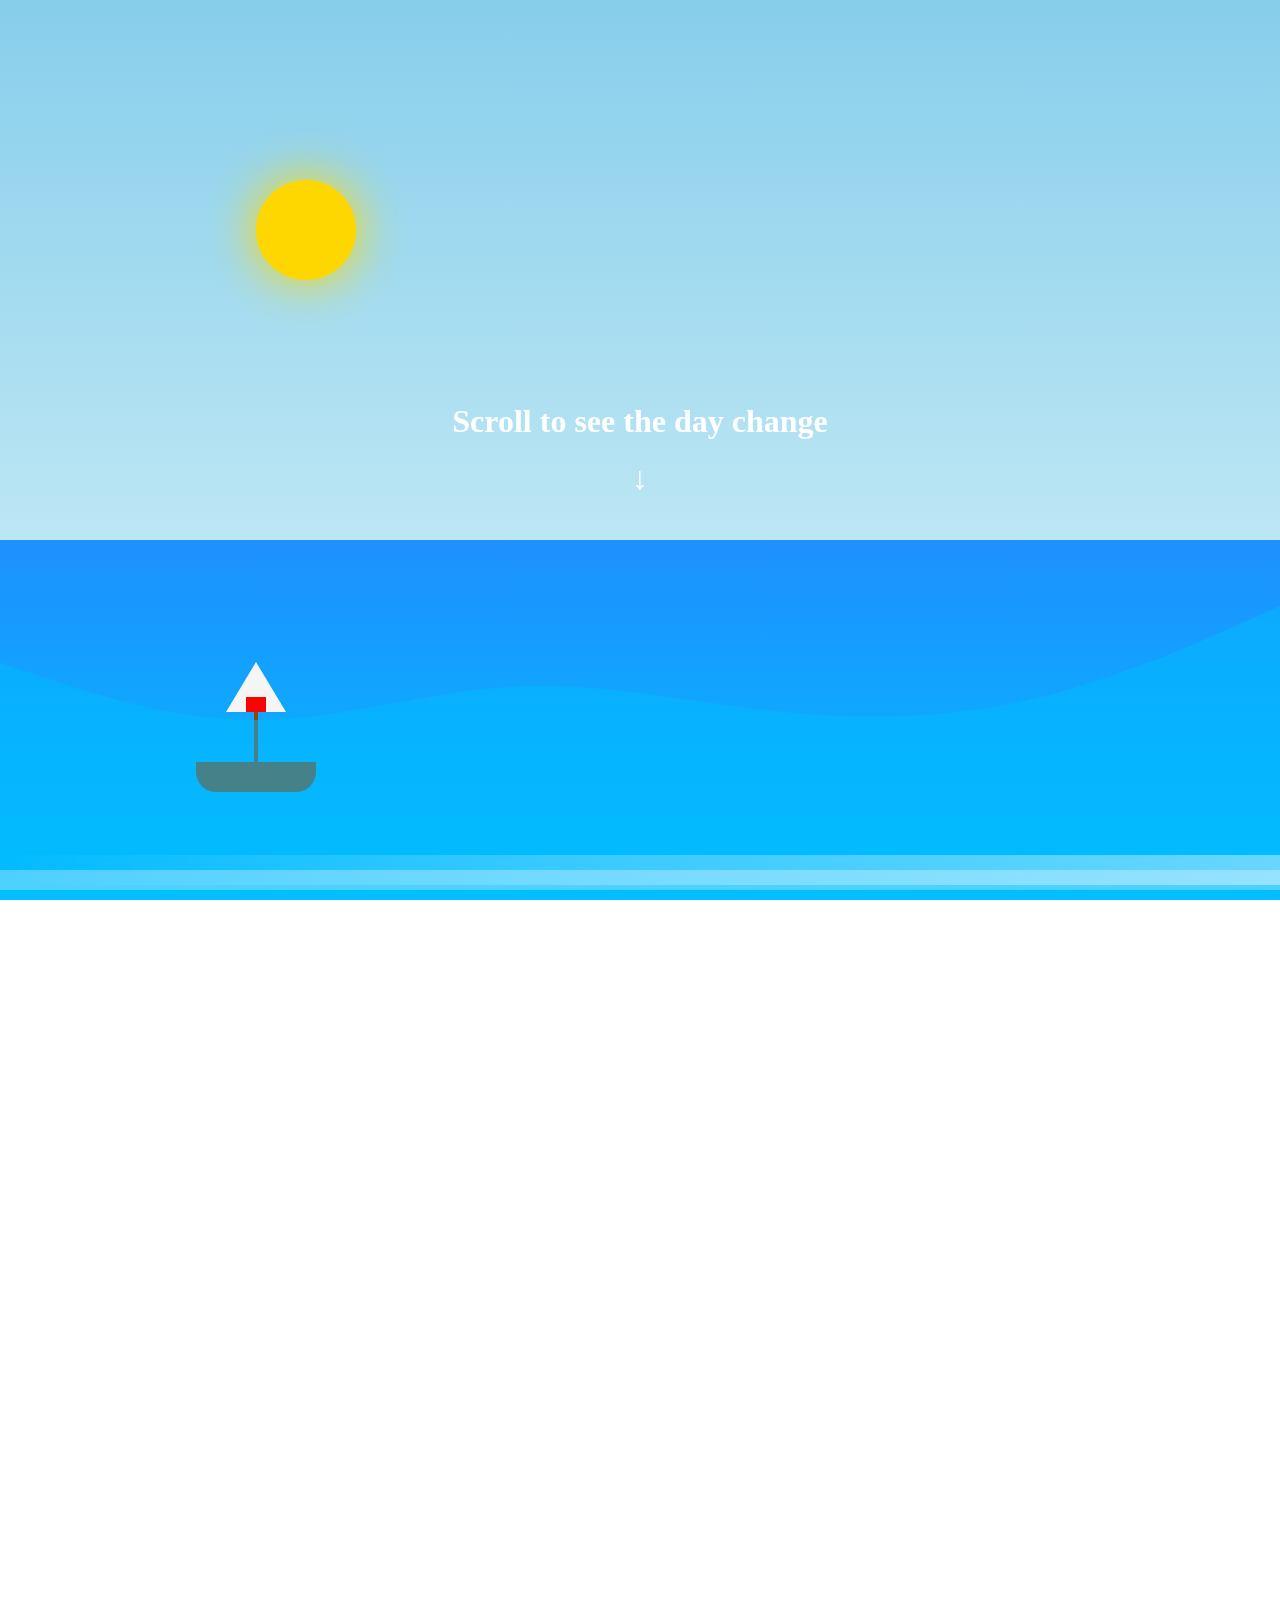
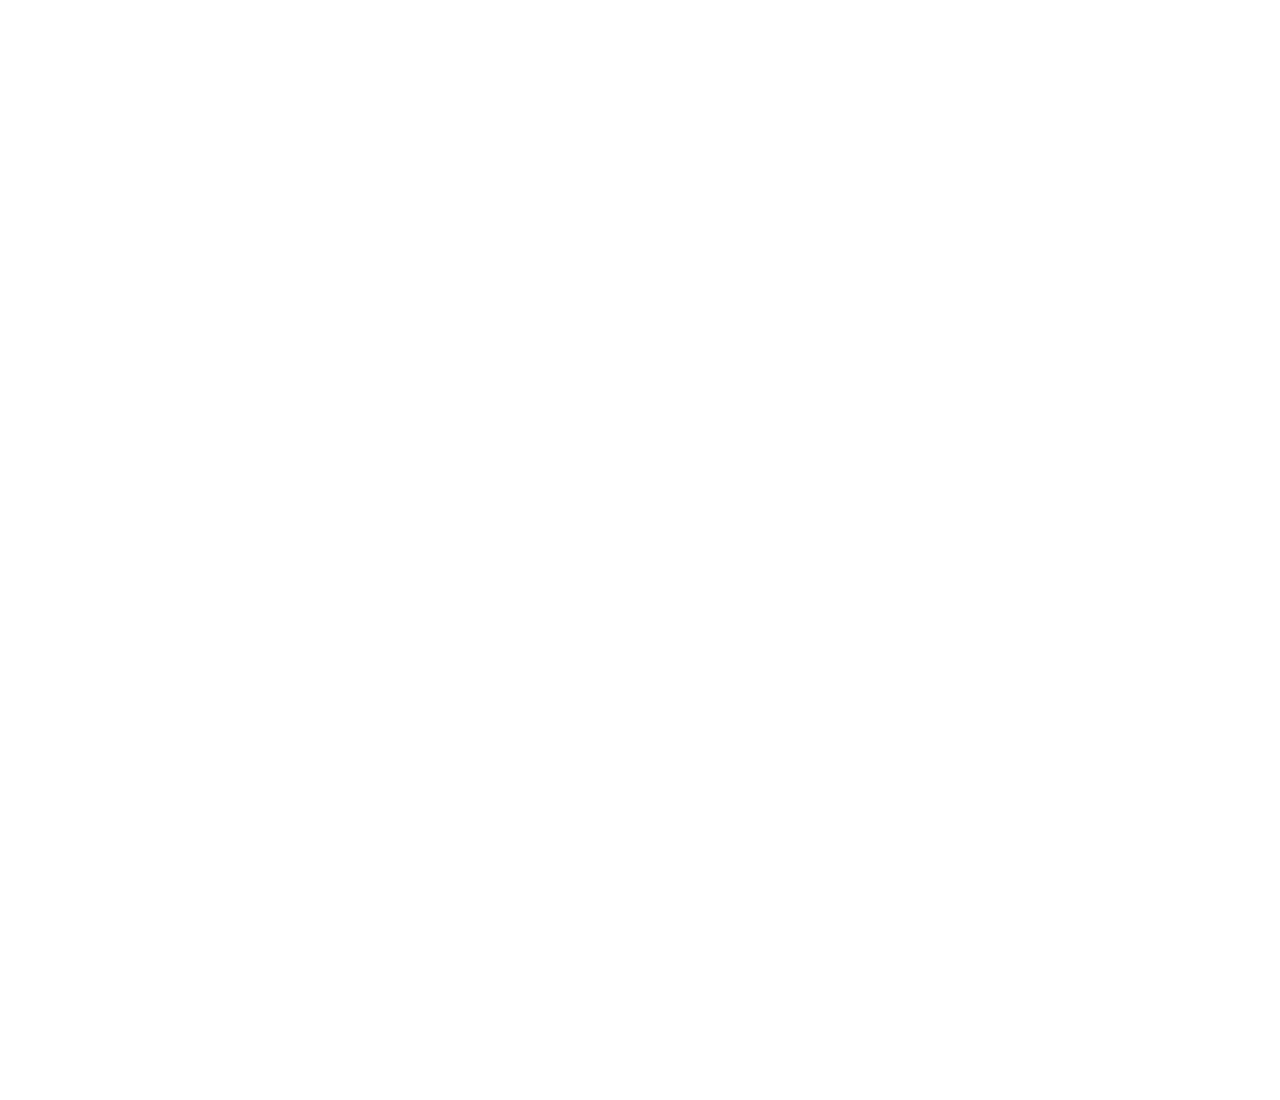
<file: day_change/index.html>
<!DOCTYPE html>
<html lang="en">
<head>
    <meta charset="UTF-8">
    <meta name="viewport" content="width=device-width, initial-scale=1.0">
    <title>Day Changing Animation</title>
    <link rel="stylesheet" href="styles.css">
</head>
<body>
    <div class="scene">
        <div class="sky morning"></div>
        <div class="sky evening"></div>
        <div class="sky night"></div>
        <div class="sun"></div>
        <div class="moon"></div>
        <div class="stars"></div>
        <div class="ocean">
            <div class="ship">
                <div class="ship-body"></div>
                <div class="ship-sail"></div>
                <div class="ship-mast"></div>
                <div class="ship-flag"></div>
            </div>
            <div class="waves"></div>
            <div class="wave-detail"></div>
            <div class="wave-crest"></div>
            <div class="wave-foam"></div>
        </div>
        <div class="houses">
            <div class="house">
                <div class="roof"></div>
                <div class="walls"></div>
                <div class="window"></div>
                <div class="door"></div>
            </div>
            <div class="house">
                <div class="roof"></div>
                <div class="walls"></div>
                <div class="window"></div>
                <div class="door"></div>
            </div>
            <div class="house">
                <div class="roof"></div>
                <div class="walls"></div>
                <div class="window"></div>
                <div class="door"></div>
            </div>
        </div>
    </div>
    <div class="content">
        <h1>Scroll to see the day change</h1>
        <div class="scroll-indicator">↓</div>
    </div>
    <script src="script.js"></script>
</body>
</html>
</file>
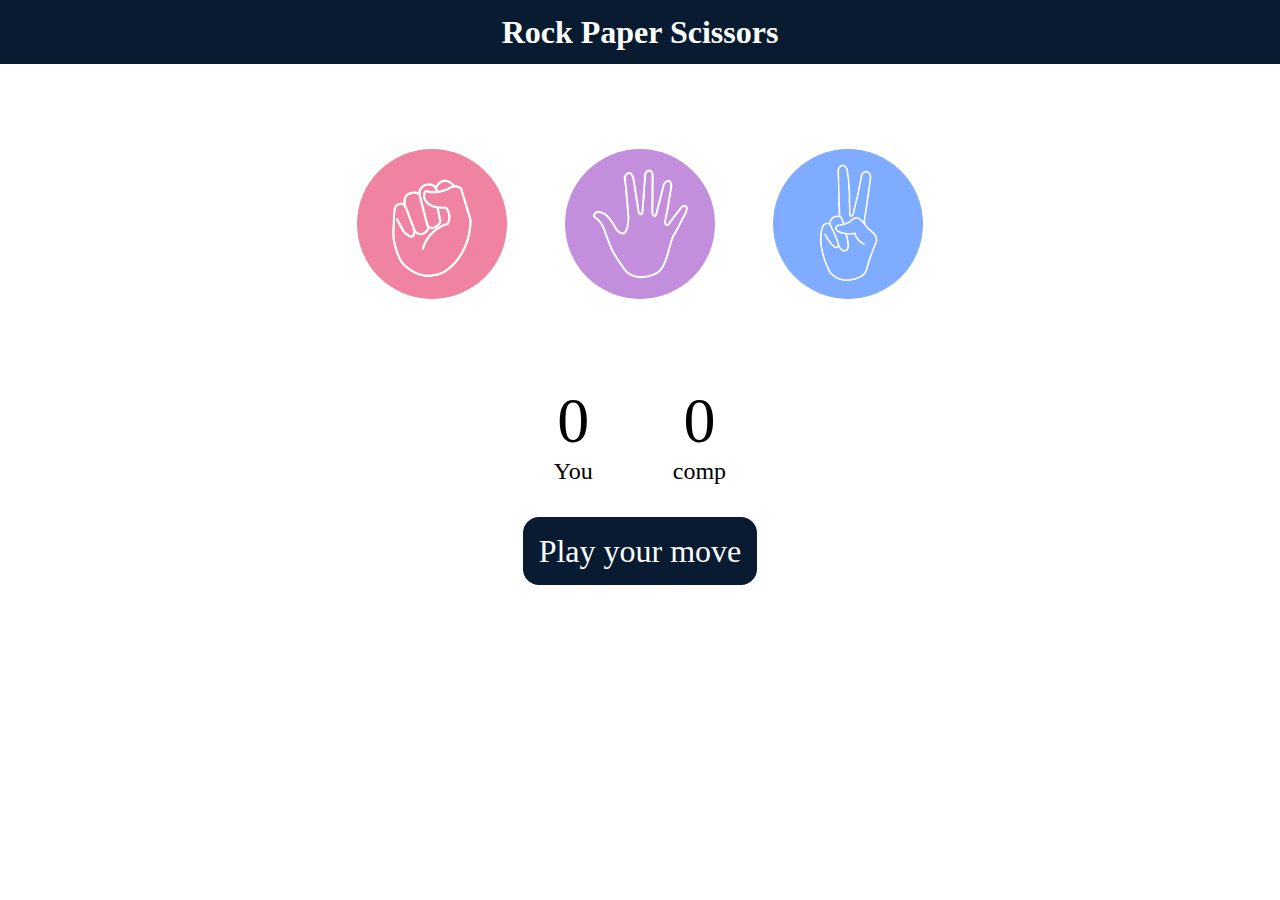
<file: RPS/index.html>
<!DOCTYPE html>
<html lang="en">
<head>
    <meta charset="UTF-8">
    <meta name="viewport" content="width=device-width, initial-scale=1.0">
    <title>Rock Paper Scissors</title>
    <link rel="stylesheet" href="style.css">
    
</head>
<body>
    <h1>Rock Paper Scissors</h1>
    <div class="choices" >
        <div class="choice" id ="rock" >
            <img src="rock.png" >
        </div>
        <div class="choice" id="paper">
            <img src="paper.png">
        </div>
        <div class="choice" id = "scissors">
            <img src="scissors.png">
        </div>
    </div>
    <div class="score-board">
        <div class="score">
            <p id="user-score">0</p>
            <p>You</p>
        </div>
        <div class="score">
            <P id="comp-score">0</P>
            <p>comp</p>
        </div>
    </div>
    <div class="msg-container">
        <p id="msg">Play your move</p>
    </div>
    <script src="script.js"></script>
</body>
</html>
</file>
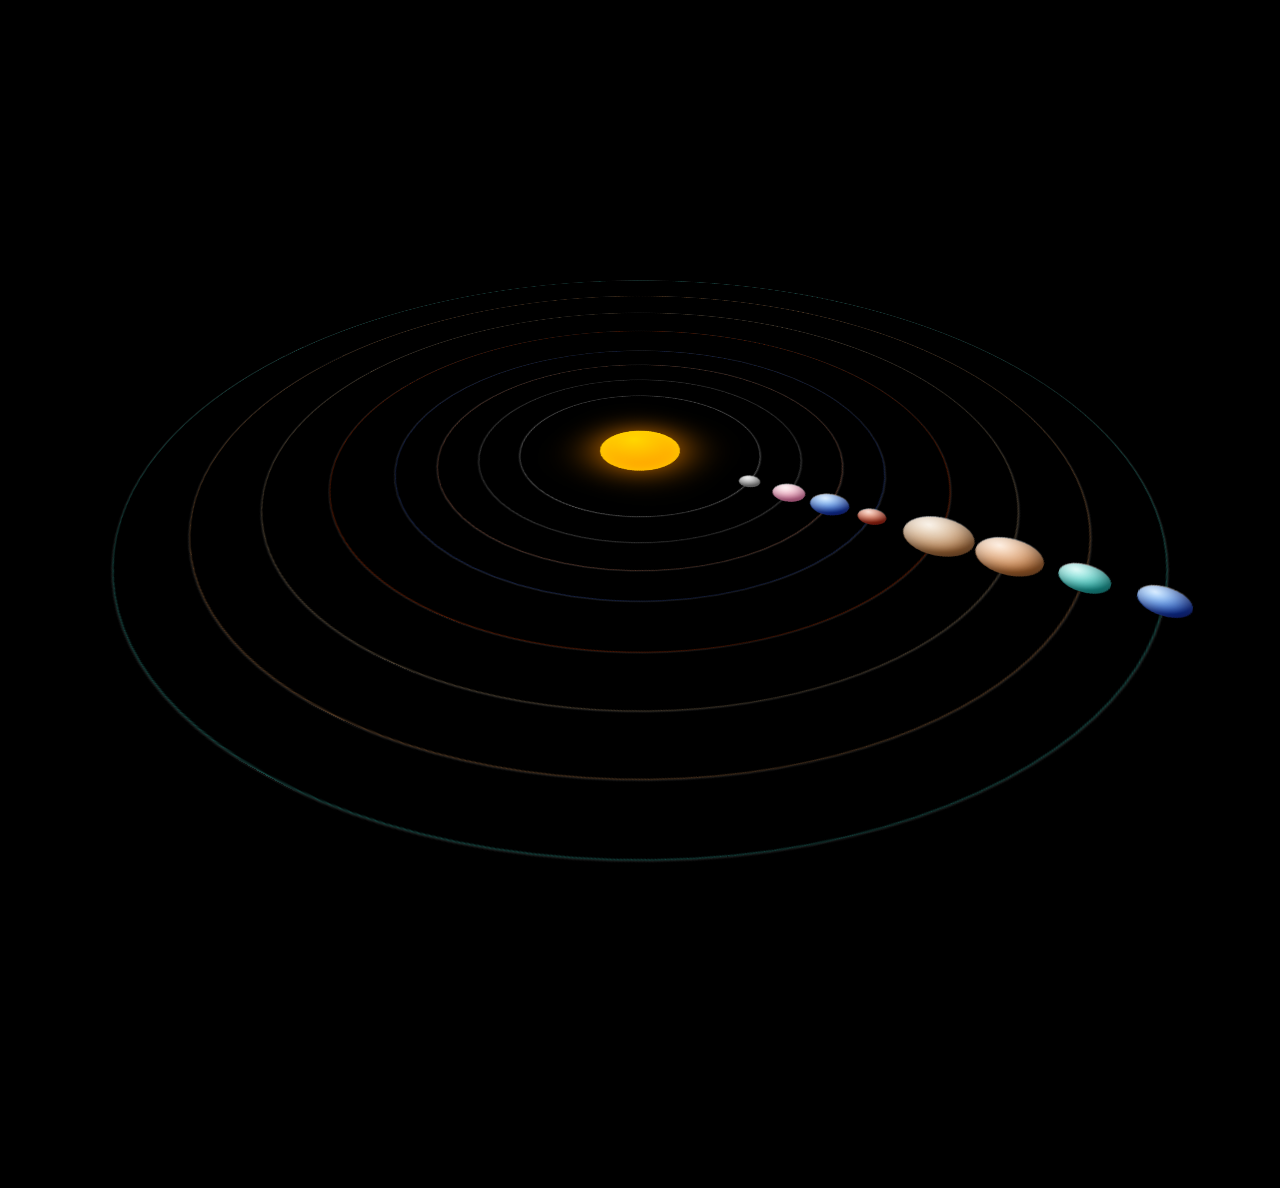
<file: solar_system/index.html>
<!DOCTYPE html>
<html lang="en">
<head>
    <meta charset="UTF-8">
    <meta name="viewport" content="width=device-width, initial-scale=1.0">
    <title>Solar System Animation</title>
    <link rel="stylesheet" href="styles.css">
</head>
<body>
    <div class="solar-system">
        <div class="sun"></div>
        <div class="planet mercury" data-planet="Mercury"></div>
        <div class="planet venus" data-planet="Venus"></div>
        <div class="planet earth" data-planet="Earth"></div>
        <div class="planet mars" data-planet="Mars"></div>
        <div class="planet jupiter" data-planet="Jupiter"></div>
        <div class="planet saturn" data-planet="Saturn"></div>
        <div class="planet uranus" data-planet="Uranus"></div>
        <div class="planet neptune" data-planet="Neptune"></div>
    </div>
    <script src="script.js"></script>
</body>
</html>
</file>
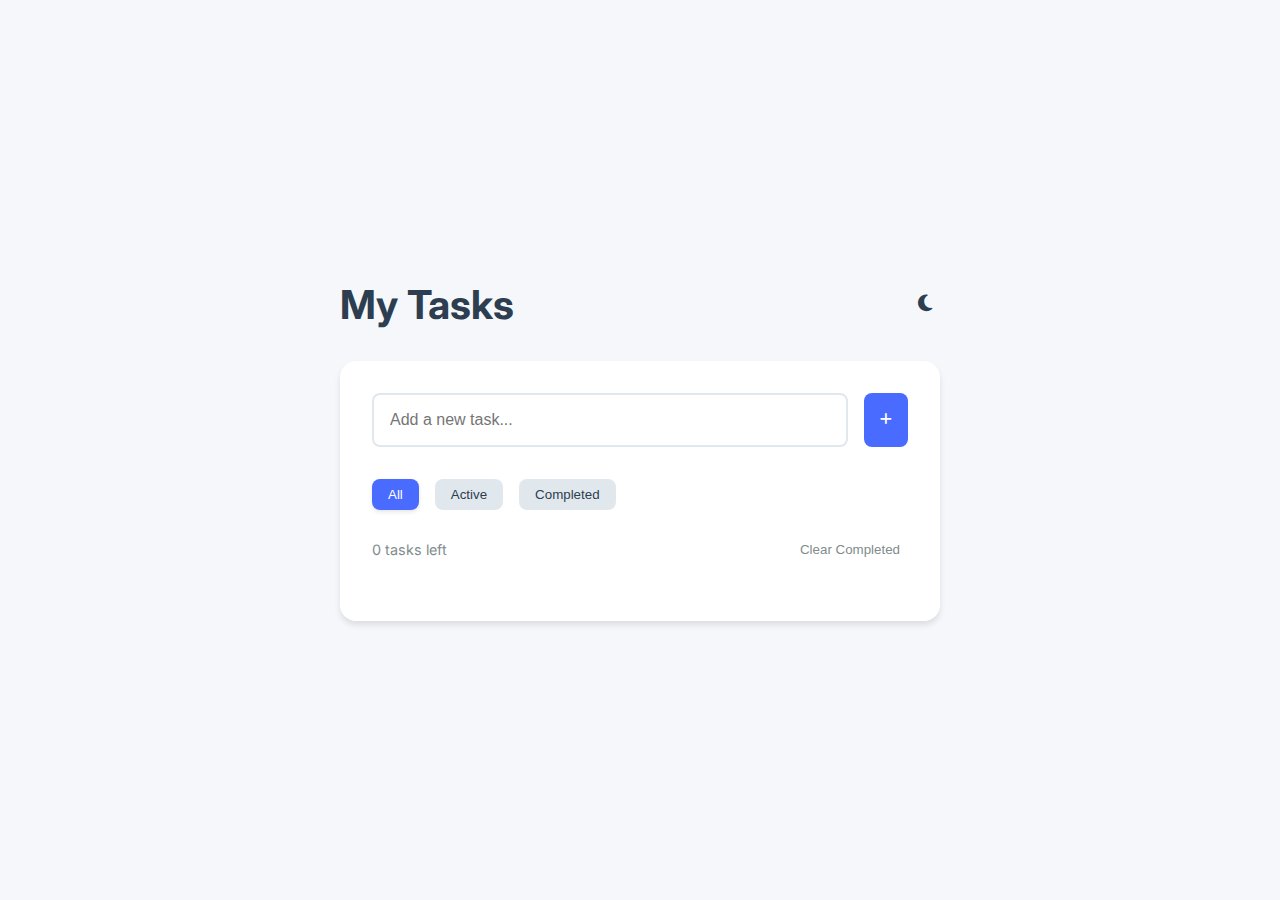
<file: todo-app/index.html>
<!DOCTYPE html>
<html lang="en">
<head>
    <meta charset="UTF-8">
    <meta name="viewport" content="width=device-width, initial-scale=1.0">
    <title>Modern To-Do List</title>
    <link rel="stylesheet" href="css/style.css">
    <link rel="stylesheet" href="https://cdnjs.cloudflare.com/ajax/libs/font-awesome/6.4.0/css/all.min.css">
    <link href="https://fonts.googleapis.com/css2?family=Inter:wght@400;500;600;700&display=swap" rel="stylesheet">
</head>
<body>
    <div class="container">
        <div class="stars-container"></div>
        <header>
            <h1>My Tasks</h1>
            <div class="theme-toggle">
                <i class="fas fa-moon"></i>
                <i class="fas fa-sun"></i>
            </div>
        </header>

        <div class="todo-app">
            <div class="todo-input">
                <input type="text" id="task-input" placeholder="Add a new task...">
                <button id="add-task">
                    <i class="fas fa-plus"></i>
                </button>
            </div>

            <div class="todo-filters">
                <button class="filter-btn active" data-filter="all">All</button>
                <button class="filter-btn" data-filter="active">Active</button>
                <button class="filter-btn" data-filter="completed">Completed</button>
            </div>

            <div class="todo-stats">
                <span id="tasks-count">0 tasks left</span>
                <button id="clear-completed">Clear Completed</button>
            </div>

            <ul class="todo-list" id="todo-list">
                <!-- Tasks will be added here dynamically -->
            </ul>
        </div>
    </div>

    <script src="js/app.js"></script>
</body>
</html>
</file>
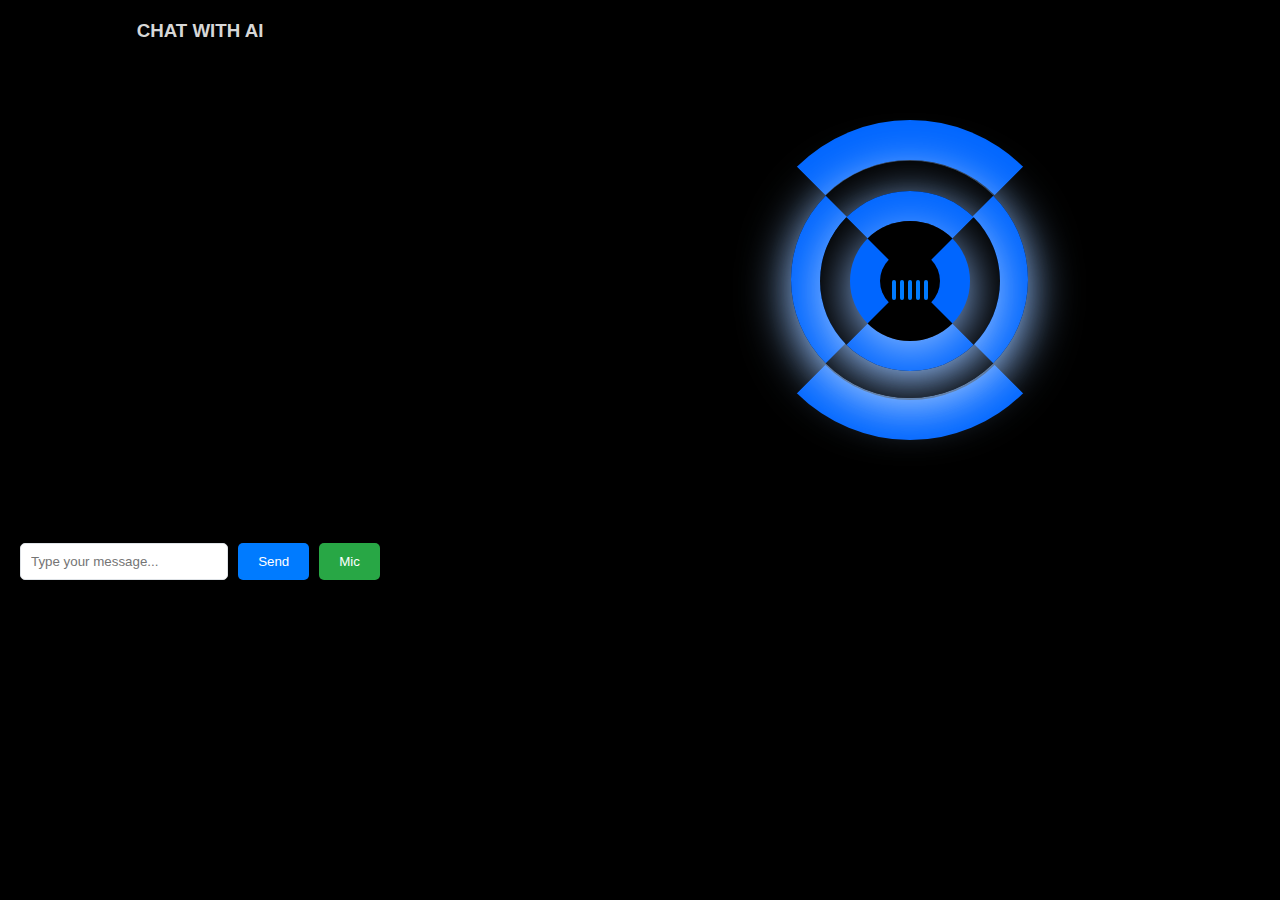
<file: ai_assistant2.0/jarvis_mid/index.html>
<!DOCTYPE html>
<html lang="en">
<head>
    <meta charset="UTF-8">
    <meta name="viewport" content="width=device-width, initial-scale=1.0">
    <title>AI Chat Interface</title>
    <link rel="stylesheet" href="style.css">
</head>
<body>
    <div class="chat_container">
        <div class="chat_box">
            <h3>CHAT WITH AI</h3>
            <div class="chat_messages" id="chatMessages">
                <!-- Messages will be added here -->
            </div>
            <div class="input_container">
                <input type="text" id="userInput" placeholder="Type your message...">
                <button class="send" id="sendButton">Send</button>
                <button class="mic" id="micButton">Mic</button>
            </div>
        </div>
        <div class="ai_animation">
            <div class="last_layer"></div>
            <div class="last_3rd_layer"></div>
            <div class="last_2nd_layer"></div>
            <div class="top_layer"></div>
            <div class="wave" id="wave">
                <span></span><span></span><span></span><span></span><span></span>
            </div>
        </div>
    </div>
    <script src="script.js"></script>
</body>
</html>
</file>
<file: day_change/styles.css>
* {
    margin: 0;
    padding: 0;
    box-sizing: border-box;
}

body {
    height: 300vh;
    overflow-x: hidden;
}

.scene {
    position: fixed;
    top: 0;
    left: 0;
    width: 100%;
    height: 100vh;
    overflow: hidden;
}

.sky {
    position: absolute;
    top: 0;
    left: 0;
    width: 100%;
    height: 100%;
    transition: opacity 1s ease;
}

.morning {
    background: linear-gradient(to bottom, #87CEEB, #E0F7FA);
    opacity: 1;
}

.evening {
    background: linear-gradient(to bottom, #FF7F50, #FF4500);
    opacity: 0;
}

.night {
    background: linear-gradient(to bottom, #000033, #000066);
    opacity: 0;
}

.ocean {
    position: absolute;
    bottom: 0;
    left: 0;
    width: 100%;
    height: 40%;
    background: linear-gradient(to bottom, #1E90FF, #00BFFF);
    transition: opacity 1s ease;
    overflow: hidden;
}

.waves {
    position: absolute;
    bottom: 0;
    left: 0;
    width: 200%;
    height: 100%;
    background: 
        url('data:image/svg+xml;utf8,<svg xmlns="http://www.w3.org/2000/svg" viewBox="0 0 1440 320"><path fill="%2300BFFF" fill-opacity="0.3" d="M0,96L48,112C96,128,192,160,288,160C384,160,480,128,576,122.7C672,117,768,139,864,149.3C960,160,1056,160,1152,138.7C1248,117,1344,75,1392,53.3L1440,32L1440,320L1392,320C1344,320,1248,320,1152,320C1056,320,960,320,864,320C768,320,672,320,576,320C480,320,384,320,288,320C192,320,96,320,48,320L0,320Z"></path></svg>'),
        url('data:image/svg+xml;utf8,<svg xmlns="http://www.w3.org/2000/svg" viewBox="0 0 1440 320"><path fill="%2300BFFF" fill-opacity="0.2" d="M0,96L48,112C96,128,192,160,288,160C384,160,480,128,576,122.7C672,117,768,139,864,149.3C960,160,1056,160,1152,138.7C1248,117,1344,75,1392,53.3L1440,32L1440,320L1392,320C1344,320,1248,320,1152,320C1056,320,960,320,864,320C768,320,672,320,576,320C480,320,384,320,288,320C192,320,96,320,48,320L0,320Z"></path></svg>');
    background-size: 50% 100%;
    animation: wave 10s linear infinite;
}

.wave-foam {
    position: absolute;
    bottom: 0;
    left: 0;
    width: 200%;
    height: 20px;
    background: rgba(255, 255, 255, 0.3);
    animation: wave 8s linear infinite;
    transform: translateY(-10px);
}

.wave-detail {
    position: absolute;
    bottom: 0;
    left: 0;
    width: 200%;
    height: 100%;
    background: 
        url('data:image/svg+xml;utf8,<svg xmlns="http://www.w3.org/2000/svg" viewBox="0 0 1440 320"><path fill="%2300BFFF" fill-opacity="0.1" d="M0,96L48,112C96,128,192,160,288,160C384,160,480,128,576,122.7C672,117,768,139,864,149.3C960,160,1056,160,1152,138.7C1248,117,1344,75,1392,53.3L1440,32L1440,320L1392,320C1344,320,1248,320,1152,320C1056,320,960,320,864,320C768,320,672,320,576,320C480,320,384,320,288,320C192,320,96,320,48,320L0,320Z"></path></svg>');
    background-size: 50% 100%;
    animation: wave 12s linear infinite reverse;
}

.wave-crest {
    position: absolute;
    bottom: 0;
    left: 0;
    width: 200%;
    height: 30px;
    background: 
        linear-gradient(90deg, 
            transparent 0%, 
            rgba(255, 255, 255, 0.2) 20%, 
            rgba(255, 255, 255, 0.4) 50%, 
            rgba(255, 255, 255, 0.2) 80%, 
            transparent 100%
        );
    animation: wave 6s linear infinite;
    transform: translateY(-15px);
}

@keyframes wave {
    0% {
        transform: translateX(0);
    }
    100% {
        transform: translateX(-50%);
    }
}

@keyframes wave-crest {
    0% {
        transform: translateX(0) translateY(-15px);
    }
    50% {
        transform: translateX(-25%) translateY(-20px);
    }
    100% {
        transform: translateX(-50%) translateY(-15px);
    }
}

.beach {
    position: absolute;
    bottom: 0;
    left: 0;
    width: 100%;
    height: 20%;
    background: 
        linear-gradient(45deg, #F5DEB3 25%, transparent 25%) 0 0,
        linear-gradient(-45deg, #F5DEB3 25%, transparent 25%) 0 0,
        linear-gradient(45deg, transparent 75%, #F5DEB3 75%) 0 0,
        linear-gradient(-45deg, transparent 75%, #F5DEB3 75%) 0 0;
    background-size: 20px 20px;
    background-color: #DEB887;
    transition: opacity 1s ease;
    transform-style: preserve-3d;
    perspective: 1000px;
}

.beach::before {
    content: '';
    position: absolute;
    top: 0;
    left: 0;
    width: 100%;
    height: 100%;
    background: 
        radial-gradient(circle at 50% 0%, 
            rgba(255, 255, 255, 0.2) 0%,
            transparent 50%
        ),
        linear-gradient(to bottom,
            rgba(255, 255, 255, 0.1) 0%,
            rgba(0, 0, 0, 0.1) 100%
        );
    transform: translateZ(10px);
}

.beach::after {
    content: '';
    position: absolute;
    bottom: 0;
    left: 0;
    width: 100%;
    height: 10px;
    background: linear-gradient(90deg, transparent, rgba(255, 255, 255, 0.3), transparent);
    animation: shine 3s linear infinite;
    transform: translateZ(5px);
}

.sand-dunes {
    position: absolute;
    bottom: 0;
    left: 0;
    width: 100%;
    height: 100%;
    background: 
        radial-gradient(circle at 30% 70%, 
            rgba(255, 255, 255, 0.1) 0%,
            transparent 50%
        ),
        radial-gradient(circle at 70% 30%, 
            rgba(0, 0, 0, 0.1) 0%,
            transparent 50%
        );
    transform: translateZ(15px);
}

.sand-texture {
    position: absolute;
    top: 0;
    left: 0;
    width: 100%;
    height: 100%;
    background-image: 
        radial-gradient(circle at 50% 50%, 
            rgba(255, 255, 255, 0.1) 1px,
            transparent 1px
        );
    background-size: 10px 10px;
    transform: translateZ(20px);
}

@keyframes shine {
    0% {
        transform: translateX(-100%) translateZ(5px);
    }
    100% {
        transform: translateX(100%) translateZ(5px);
    }
}

.sun {
    position: absolute;
    width: 100px;
    height: 100px;
    background: #FFD700;
    border-radius: 50%;
    top: 20%;
    left: 20%;
    box-shadow: 0 0 50px #FFD700;
    transition: all 1s ease;
    animation: sun-glow 3s ease-in-out infinite;
}

@keyframes sun-glow {
    0%, 100% {
        box-shadow: 0 0 50px #FFD700;
    }
    50% {
        box-shadow: 0 0 70px #FFD700;
    }
}

.moon {
    position: absolute;
    width: 80px;
    height: 80px;
    background: #F5F5F5;
    border-radius: 50%;
    top: 20%;
    right: 20%;
    box-shadow: 0 0 30px #F5F5F5;
    opacity: 0;
    transition: all 1s ease;
    animation: moon-glow 3s ease-in-out infinite;
}

@keyframes moon-glow {
    0%, 100% {
        box-shadow: 0 0 30px #F5F5F5;
    }
    50% {
        box-shadow: 0 0 50px #F5F5F5;
    }
}

.stars {
    position: absolute;
    width: 100%;
    height: 100%;
    opacity: 0;
    transition: opacity 1s ease;
}

.star {
    position: absolute;
    width: 2px;
    height: 2px;
    background: white;
    border-radius: 50%;
    animation: twinkle 2s ease-in-out infinite;
}

@keyframes twinkle {
    0%, 100% {
        opacity: 1;
        transform: scale(1);
    }
    50% {
        opacity: 0.5;
        transform: scale(0.8);
    }
}

.content {
    position: relative;
    z-index: 1;
    height: 100vh;
    display: flex;
    flex-direction: column;
    justify-content: center;
    align-items: center;
    color: white;
    text-align: center;
    padding: 20px;
}

.scroll-indicator {
    font-size: 2em;
    margin-top: 20px;
    animation: bounce 2s infinite;
}

@keyframes bounce {
    0%, 20%, 50%, 80%, 100% {
        transform: translateY(0);
    }
    40% {
        transform: translateY(-20px);
    }
    60% {
        transform: translateY(-10px);
    }
}

.ship {
    position: absolute;
    bottom: 30%;
    left: 20%;
    width: 120px;
    height: 80px;
    transform: translateX(-50%);
    animation: ship-move 15s linear infinite;
}

.ship-body {
    position: absolute;
    bottom: 0;
    width: 100%;
    height: 30px;
    background: #8B4513;
    border-radius: 0 0 20px 20px;
}

.ship-mast {
    position: absolute;
    bottom: 30px;
    left: 50%;
    width: 4px;
    height: 50px;
    background: #8B4513;
    transform: translateX(-50%);
}

.ship-sail {
    position: absolute;
    bottom: 80px;
    left: 50%;
    width: 0;
    height: 0;
    border-left: 30px solid transparent;
    border-right: 30px solid transparent;
    border-bottom: 50px solid #F5F5F5;
    transform: translateX(-50%);
}

.ship-flag {
    position: absolute;
    bottom: 80px;
    left: 50%;
    width: 20px;
    height: 15px;
    background: #FF0000;
    transform: translateX(-50%);
}

@keyframes ship-move {
    0% {
        transform: translateX(-100%);
    }
    100% {
        transform: translateX(200%);
    }
}
</file>
<file: RPS/style.css>
*{
    margin:0;
    padding:0;
    text-align: center;
}
h1{
    background-color:#081b31;
    color: #ffff;
    height: 4 rem;
    line-height: 4rem;
}
.choice{
    height: 160px;
    width: 160px;
    border-radius: 50%;
    display: flex;
    justify-content:center ;
    align-items: center;

}
.choice:hover{
    cursor: pointer;
    /* opacity: 0.5; */
    background-color:#081b31;

}
img{
    height: 150px;
    width: 150px;
    object-fit: cover;
    border-radius:50%;
}
.choices{
    display: flex;
    justify-self: center;
    align-items: center;
    gap: 3rem;
    margin:5rem ;
}
.score-board{
    display: flex;
    justify-content: center;
    align-items: center;
    font-size:1.5rem ;
    margin-top: 1rem;
    gap: 5rem;

}
#user-score,
#comp-score{
    font-size:4rem;   
}
#msg{
    background-color:#081b31 ;
    color: #ffff;
    display: inline;
    font-size: 2rem;
    padding: 1rem;
    border-radius: 1rem;
}
.msg-container{
    margin-top: 3rem;
}
</file>
<file: solar_system/styles.css>
* {
    margin: 0;
    padding: 0;
    box-sizing: border-box;
}

body {
    background-color: #000;
    min-height: 100vh;
    display: flex;
    justify-content: center;
    align-items: flex-start;
    padding: 50px 0;
    overflow-y: auto;
    perspective: 1000px;
}

.solar-system {
    position: relative;
    width: 800px;
    height: 800px;
    margin: 0 auto;
    transform-style: preserve-3d;
    transform: rotateX(60deg) rotateZ(30deg);
    transition: transform 0.5s ease;
}

.solar-system:hover {
    transform: rotateX(45deg) rotateZ(30deg);
}

.sun {
    position: absolute;
    top: 50%;
    left: 50%;
    transform: translate(-50%, -50%);
    width: 80px;
    height: 80px;
    background: radial-gradient(circle at 30% 30%, #ffd700, #ff8c00);
    border-radius: 50%;
    box-shadow: 
        0 0 50px #ff8c00,
        inset 0 0 20px #ffd700;
    animation: pulse 2s ease-in-out infinite;
    transform-style: preserve-3d;
}

.planet {
    position: absolute;
    top: 50%;
    left: 50%;
    transform-origin: 0 0;
    border-radius: 50%;
    transform-style: preserve-3d;
    box-shadow: 
        inset -5px -5px 15px rgba(0, 0, 0, 0.5),
        inset 5px 5px 15px rgba(255, 255, 255, 0.3);
    transition: transform 0.3s ease;
}

.planet::before {
    content: '';
    position: absolute;
    top: 0;
    left: 0;
    right: 0;
    bottom: 0;
    border-radius: 50%;
    background: radial-gradient(circle at 30% 30%, rgba(255, 255, 255, 0.8), transparent 70%);
    transform: translateZ(1px);
}

.mercury {
    width: 20px;
    height: 20px;
    background: radial-gradient(circle at 30% 30%, #c0c0c0, #808080);
    animation: orbit 4s linear infinite;
}

.venus {
    width: 30px;
    height: 30px;
    background: radial-gradient(circle at 30% 30%, #ffb6c1, #ff69b4);
    animation: orbit 6s linear infinite;
}

.earth {
    width: 35px;
    height: 35px;
    background: radial-gradient(circle at 30% 30%, #1e90ff, #00008b);
    animation: orbit 8s linear infinite;
}

.mars {
    width: 25px;
    height: 25px;
    background: radial-gradient(circle at 30% 30%, #ff4500, #8b0000);
    animation: orbit 10s linear infinite;
}

.jupiter {
    width: 60px;
    height: 60px;
    background: radial-gradient(circle at 30% 30%, #deb887, #8b4513);
    animation: orbit 15s linear infinite;
}

.saturn {
    width: 55px;
    height: 55px;
    background: radial-gradient(circle at 30% 30%, #f4a460, #8b4513);
    animation: orbit 20s linear infinite;
}

.saturn::after {
    content: '';
    position: absolute;
    top: 50%;
    left: 50%;
    transform: translate(-50%, -50%) rotateX(60deg);
    width: 120%;
    height: 20%;
    background: rgba(244, 164, 96, 0.3);
    border-radius: 50%;
    box-shadow: 0 0 10px rgba(244, 164, 96, 0.5);
}

.uranus {
    width: 40px;
    height: 40px;
    background: radial-gradient(circle at 30% 30%, #40e0d0, #008b8b);
    animation: orbit 25s linear infinite;
}

.neptune {
    width: 40px;
    height: 40px;
    background: radial-gradient(circle at 30% 30%, #1e90ff, #000080);
    animation: orbit 30s linear infinite;
}

@keyframes orbit {
    from {
        transform: rotate(0deg) translateX(var(--orbit-radius)) rotate(0deg);
    }
    to {
        transform: rotate(360deg) translateX(var(--orbit-radius)) rotate(-360deg);
    }
}

/* Tooltip styles */
.planet::after {
    content: attr(data-planet);
    position: absolute;
    bottom: 100%;
    left: 50%;
    transform: translateX(-50%);
    background: rgba(0, 0, 0, 0.8);
    color: white;
    padding: 5px 10px;
    border-radius: 5px;
    font-size: 14px;
    opacity: 0;
    transition: opacity 0.3s;
    pointer-events: none;
    white-space: nowrap;
}

.planet:hover::after {
    opacity: 1;
}

/* Adjust orbit distances */
.mercury { transform: translate(-10px, -10px); }
.venus { transform: translate(-15px, -15px); }
.earth { transform: translate(-17.5px, -17.5px); }
.mars { transform: translate(-12.5px, -12.5px); }
.jupiter { transform: translate(-30px, -30px); }
.saturn { transform: translate(-27.5px, -27.5px); }
.uranus { transform: translate(-20px, -20px); }
.neptune { transform: translate(-20px, -20px); }

/* Adjust orbit radii */
.mercury { animation: orbit 4s linear infinite; }
.venus { animation: orbit 6s linear infinite; }
.earth { animation: orbit 8s linear infinite; }
.mars { animation: orbit 10s linear infinite; }
.jupiter { animation: orbit 15s linear infinite; }
.saturn { animation: orbit 20s linear infinite; }
.uranus { animation: orbit 25s linear infinite; }
.neptune { animation: orbit 30s linear infinite; }

.orbit-path {
    position: absolute;
    top: 50%;
    left: 50%;
    transform: translate(-50%, -50%);
    border: 1px solid rgba(255, 255, 255, 0.3);
    border-radius: 50%;
    pointer-events: none;
    transform-style: preserve-3d;
}

/* Individual orbit paths with different colors */
.mercury + .orbit-path {
    border-color: rgba(169, 169, 169, 0.3);
}

.venus + .orbit-path {
    border-color: rgba(255, 160, 122, 0.3);
}

.earth + .orbit-path {
    border-color: rgba(65, 105, 225, 0.3);
}

.mars + .orbit-path {
    border-color: rgba(255, 69, 0, 0.3);
}

.jupiter + .orbit-path {
    border-color: rgba(222, 184, 135, 0.3);
}

.saturn + .orbit-path {
    border-color: rgba(244, 164, 96, 0.3);
}

.uranus + .orbit-path {
    border-color: rgba(64, 224, 208, 0.3);
}

.neptune + .orbit-path {
    border-color: rgba(30, 144, 255, 0.3);
}

/* Add a subtle glow effect to orbit paths */
.orbit-path::before {
    content: '';
    position: absolute;
    top: -2px;
    left: -2px;
    right: -2px;
    bottom: -2px;
    border: 1px solid rgba(255, 255, 255, 0.1);
    border-radius: 50%;
    pointer-events: none;
}

.controls {
    position: fixed;
    top: 20px;
    left: 50%;
    transform: translateX(-50%);
    background: rgba(0, 0, 0, 0.7);
    padding: 15px;
    border-radius: 10px;
    display: flex;
    align-items: center;
    gap: 10px;
    z-index: 1000;
    color: white;
    font-family: Arial, sans-serif;
}

.slider {
    -webkit-appearance: none;
    width: 200px;
    height: 8px;
    background: #333;
    border-radius: 4px;
    outline: none;
}

.slider::-webkit-slider-thumb {
    -webkit-appearance: none;
    appearance: none;
    width: 20px;
    height: 20px;
    background: #ffd700;
    border-radius: 50%;
    cursor: pointer;
    transition: background 0.2s;
}

.slider::-webkit-slider-thumb:hover {
    background: #ff8c00;
}

.slider::-moz-range-thumb {
    width: 20px;
    height: 20px;
    background: #ffd700;
    border-radius: 50%;
    cursor: pointer;
    transition: background 0.2s;
}

.slider::-moz-range-thumb:hover {
    background: #ff8c00;
}

#zValue {
    min-width: 40px;
    text-align: center;
}

@keyframes pulse {
    0% {
        box-shadow: 0 0 50px #ff8c00, inset 0 0 20px #ffd700;
    }
    50% {
        box-shadow: 0 0 70px #ff8c00, inset 0 0 30px #ffd700;
    }
    100% {
        box-shadow: 0 0 50px #ff8c00, inset 0 0 20px #ffd700;
    }
}
</file>
<file: todo-app/css/style.css>
:root {
    --primary-color: #4a6bff;
    --secondary-color: #3a56d4;
    --accent-color: #ff6b6b;
    --success-color: #4caf50;
    --text-color: #2c3e50;
    --light-text: #7f8c8d;
    --background: #f5f7fa;
    --card-bg: #ffffff;
    --border-color: #e1e8ed;
    --shadow: 0 4px 6px rgba(0, 0, 0, 0.1);
    --transition: all 0.3s cubic-bezier(0.4, 0, 0.2, 1);
}

[data-theme="dark"] {
    --primary-color: #5c7cff;
    --secondary-color: #4a6bff;
    --accent-color: #ff7676;
    --success-color: #66bb6a;
    --text-color: #ecf0f1;
    --light-text: #bdc3c7;
    --background: #0a0a0f;
    --card-bg: #121212;
    --border-color: #2a2a2a;
    --shadow: 0 4px 6px rgba(0, 0, 0, 0.3);
    --hover-bg: #1a1a1a;
    --glow-effect: 0 0 15px rgba(92, 124, 255, 0.3);
}

/* Dark Theme Background */
[data-theme="dark"] body {
    background: linear-gradient(135deg, #0a0a0f 0%, #121212 100%);
    min-height: 100vh;
}

[data-theme="dark"] .container {
    position: relative;
}

[data-theme="dark"] .container::before {
    content: '';
    position: fixed;
    top: 0;
    left: 0;
    right: 0;
    bottom: 0;
    background: radial-gradient(circle at 50% 50%, rgba(92, 124, 255, 0.1) 0%, transparent 50%);
    pointer-events: none;
    z-index: -1;
}

[data-theme="dark"] .todo-app {
    background: rgba(18, 18, 18, 0.95);
    backdrop-filter: blur(10px);
    border: 1px solid var(--border-color);
    box-shadow: var(--shadow), 0 0 20px rgba(0, 0, 0, 0.2);
}

[data-theme="dark"] .todo-item {
    background: rgba(26, 26, 26, 0.8);
    border: 1px solid var(--border-color);
    backdrop-filter: blur(5px);
}

[data-theme="dark"] .todo-item:hover {
    background: rgba(30, 30, 30, 0.9);
    border-color: var(--primary-color);
    box-shadow: 0 0 15px rgba(92, 124, 255, 0.2);
}

[data-theme="dark"] #task-input {
    background: rgba(26, 26, 26, 0.8);
    border: 2px solid var(--border-color);
    color: var(--text-color);
    backdrop-filter: blur(5px);
}

[data-theme="dark"] .filter-btn {
    background: rgba(26, 26, 26, 0.8);
    border: 1px solid var(--border-color);
    backdrop-filter: blur(5px);
}

[data-theme="dark"] .filter-btn:hover {
    background: rgba(30, 30, 30, 0.9);
}

[data-theme="dark"] .theme-toggle {
    background: rgba(26, 26, 26, 0.8);
    backdrop-filter: blur(5px);
}

/* Enhanced Dark Theme Animations */
[data-theme="dark"] .todo-item {
    animation: darkGlow 3s infinite;
}

@keyframes darkGlow {
    0% {
        box-shadow: 0 0 5px rgba(92, 124, 255, 0.1);
    }
    50% {
        box-shadow: 0 0 15px rgba(92, 124, 255, 0.2);
    }
    100% {
        box-shadow: 0 0 5px rgba(92, 124, 255, 0.1);
    }
}

/* Smooth Scrolling */
[data-theme="dark"] .todo-list {
    scrollbar-width: thin;
    scrollbar-color: var(--primary-color) var(--card-bg);
}

[data-theme="dark"] .todo-list::-webkit-scrollbar {
    width: 6px;
}

[data-theme="dark"] .todo-list::-webkit-scrollbar-track {
    background: var(--card-bg);
}

[data-theme="dark"] .todo-list::-webkit-scrollbar-thumb {
    background-color: var(--primary-color);
    border-radius: 3px;
}

* {
    margin: 0;
    padding: 0;
    box-sizing: border-box;
}

body {
    font-family: 'Inter', sans-serif;
    background: var(--background);
    color: var(--text-color);
    transition: var(--transition);
    min-height: 100vh;
    display: flex;
    justify-content: center;
    align-items: center;
    padding: 2rem;
}

.container {
    width: 100%;
    max-width: 600px;
}

header {
    display: flex;
    justify-content: space-between;
    align-items: center;
    margin-bottom: 2rem;
}

h1 {
    font-size: 2.5rem;
    font-weight: 700;
    color: var(--text-color);
}

.theme-toggle {
    cursor: pointer;
    padding: 0.5rem;
    border-radius: 50%;
    transition: var(--transition);
}

.theme-toggle:hover {
    background: var(--border-color);
}

.theme-toggle i {
    font-size: 1.2rem;
    color: var(--text-color);
}

.todo-app {
    background: var(--card-bg);
    border-radius: 1rem;
    padding: 2rem;
    box-shadow: var(--shadow);
}

.todo-input {
    display: flex;
    gap: 1rem;
    margin-bottom: 2rem;
}

#task-input {
    flex: 1;
    padding: 1rem;
    border: 2px solid var(--border-color);
    border-radius: 0.5rem;
    font-size: 1rem;
    background: var(--card-bg);
    color: var(--text-color);
    transition: var(--transition);
}

#task-input:focus {
    outline: none;
    border-color: var(--primary-color);
}

#add-task {
    background: var(--primary-color);
    color: white;
    border: none;
    border-radius: 0.5rem;
    padding: 1rem;
    cursor: pointer;
    transition: var(--transition);
    display: flex;
    align-items: center;
    justify-content: center;
}

#add-task:hover {
    background: var(--secondary-color);
    transform: translateY(-2px);
    box-shadow: 0 2px 4px rgba(0, 0, 0, 0.2);
}

.todo-filters {
    display: flex;
    gap: 1rem;
    margin-bottom: 1.5rem;
}

.filter-btn {
    padding: 0.5rem 1rem;
    border: none;
    border-radius: 0.5rem;
    background: var(--border-color);
    color: var(--text-color);
    cursor: pointer;
    transition: var(--transition);
}

.filter-btn:hover {
    background: var(--primary-color);
    color: white;
}

.filter-btn.active {
    background: var(--primary-color);
    color: white;
    box-shadow: 0 2px 4px rgba(0, 0, 0, 0.1);
}

.todo-stats {
    display: flex;
    justify-content: space-between;
    align-items: center;
    margin-bottom: 1.5rem;
    color: var(--light-text);
    font-size: 0.9rem;
}

#clear-completed {
    background: none;
    border: none;
    color: var(--light-text);
    cursor: pointer;
    transition: var(--transition);
    padding: 0.5rem;
    border-radius: 0.5rem;
}

#clear-completed:hover {
    color: var(--accent-color);
    background: rgba(255, 107, 107, 0.1);
}

.todo-list {
    list-style: none;
}

.todo-item {
    display: flex;
    align-items: center;
    gap: 1rem;
    padding: 1rem;
    border-bottom: 1px solid var(--border-color);
    transition: var(--transition);
    background: var(--card-bg);
    border-radius: 0.5rem;
    margin-bottom: 0.5rem;
}

.todo-item:last-child {
    border-bottom: none;
}

.todo-item:hover {
    transform: translateX(5px);
    box-shadow: var(--shadow);
}

.todo-checkbox {
    width: 1.2rem;
    height: 1.2rem;
    cursor: pointer;
    accent-color: var(--primary-color);
}

.todo-text {
    flex: 1;
    font-size: 1rem;
    color: var(--text-color);
}

.todo-text.completed {
    text-decoration: line-through;
    color: var(--light-text);
}

.todo-delete {
    background: none;
    border: none;
    color: var(--light-text);
    cursor: pointer;
    transition: var(--transition);
    padding: 0.5rem;
    border-radius: 0.5rem;
}

.todo-delete:hover {
    color: var(--accent-color);
    background: rgba(255, 107, 107, 0.1);
}

/* Animations */
@keyframes slideIn {
    from {
        opacity: 0;
        transform: translateY(20px);
    }
    to {
        opacity: 1;
        transform: translateY(0);
    }
}

.todo-item {
    animation: slideIn 0.3s ease forwards;
}

/* Responsive Design */
@media (max-width: 480px) {
    body {
        padding: 1rem;
    }

    .todo-app {
        padding: 1.5rem;
    }

    h1 {
        font-size: 2rem;
    }

    .todo-filters {
        flex-wrap: wrap;
    }

    .filter-btn {
        flex: 1;
        min-width: 80px;
    }
}

/* Smooth Theme Transition */
body {
    transition: background-color 0.5s ease, color 0.5s ease;
}

.todo-app {
    transition: background-color 0.5s ease, border-color 0.5s ease, box-shadow 0.5s ease;
}

.todo-item {
    transition: all 0.3s cubic-bezier(0.4, 0, 0.2, 1);
}

/* Stars Effect */
[data-theme="dark"] .stars-container {
    position: fixed;
    top: 0;
    left: 0;
    width: 100%;
    height: 100%;
    pointer-events: none;
    z-index: -1;
}

[data-theme="dark"] .stars-container::before,
[data-theme="dark"] .stars-container::after {
    content: '';
    position: absolute;
    top: 0;
    left: 0;
    width: 100%;
    height: 100%;
    background-image: 
        radial-gradient(2px 2px at 20px 30px, #fff, rgba(0,0,0,0)),
        radial-gradient(2px 2px at 40px 70px, #fff, rgba(0,0,0,0)),
        radial-gradient(2px 2px at 50px 160px, #fff, rgba(0,0,0,0)),
        radial-gradient(2px 2px at 90px 40px, #fff, rgba(0,0,0,0)),
        radial-gradient(2px 2px at 130px 80px, #fff, rgba(0,0,0,0)),
        radial-gradient(2px 2px at 160px 120px, #fff, rgba(0,0,0,0));
    background-repeat: repeat;
    background-size: 200px 200px;
    animation: twinkle 4s infinite, moveUp 10s linear infinite;
}

[data-theme="dark"] .stars-container::after {
    background-image: 
        radial-gradient(1px 1px at 10px 20px, #fff, rgba(0,0,0,0)),
        radial-gradient(1px 1px at 30px 50px, #fff, rgba(0,0,0,0)),
        radial-gradient(1px 1px at 60px 100px, #fff, rgba(0,0,0,0)),
        radial-gradient(1px 1px at 80px 20px, #fff, rgba(0,0,0,0)),
        radial-gradient(1px 1px at 100px 60px, #fff, rgba(0,0,0,0)),
        radial-gradient(1px 1px at 140px 80px, #fff, rgba(0,0,0,0));
    animation-delay: 2s;
}

@keyframes twinkle {
    0% { opacity: 0.3; }
    50% { opacity: 1; }
    100% { opacity: 0.3; }
}

@keyframes moveUp {
    0% {
        transform: translateY(0);
    }
    100% {
        transform: translateY(-200px);
    }
}
</file>
<file: ai_assistant2.0/jarvis_mid/style.css>
* {
    margin: 0;
    padding: 0;
    box-sizing: border-box;
    font-family: Arial, sans-serif;
}

body {
    /* display: flex;
    justify-content: center;
    align-items: center;
    min-height: 100vh; */
    background: #000000;
}

.chat_container {
    display: flex;
    /* gap: 20px; */
    /* padding: 20px; */
    /* margin-bottom: 150px; */
}

.chat_box {
    background: black;
    /* background: rgb(255, 255, 255); */
    border-radius: 10px;
    box-shadow: 0 2px 10px black;
    width: 400px;
    height: 600px;
    display: flex;
    flex-direction: column;
}

.chat_box h3 {
    text-align: center;
    padding: 20px;
    background: black;
    /* background: #007bff; */
    color: rgb(215, 215, 215);
    border-radius: 10px 10px 0 0;
}

.chat_messages {
    flex: 1;
    padding: 20px;
    overflow-y: auto;
    background-color: black;
}

.message {
    margin-bottom: 15px;
    max-width: 80%;
}

.user_message {
    margin-left: auto;
    background: #007bff;
    color: white;
    padding: 10px 15px;
    border-radius: 15px 15px 0 15px;
}

.ai_message {
    background: #e9ecef;
    color: black;
    padding: 10px 15px;
    border-radius: 15px 15px 15px 0;
}

.input_container {
    padding: 20px;
    display: flex;
    gap: 10px;
    border-top: 1px solid #000000;
    /* <-- Now the line will be black */
}

input[type="text"] {
    flex: 1;
    padding: 10px;
    /* border: 1px solid #000000; */
    border: 1px solid #dee2e6;
    border-radius: 5px;
    outline: none;
}

button {
    padding: 10px 20px;
    border: none;
    border-radius: 5px;
    cursor: pointer;
    transition: background-color 0.3s;
}

.send {
    background: #007bff;
    color: white;
}

.mic {
    background: #28a745;
    color: white;
}

button:hover {
    opacity: 0.9;
}

/* AI Animation Styles */
.ai_animation {
    position: relative;
    width: 200px;
    height: 200px;
}

.last_layer,
.last_3rd_layer,
.last_2nd_layer,
.top_layer {
    position: absolute;
    border-radius: 50%;
    /* background: #007bff; */
    /* opacity: 0.1; */
}

.last_layer {
    width: 320px;
    height: 320px;
    top: 0;
    left: 0;
    z-index: -1;
    position: absolute;
    border-radius: 50%;
    border: 40px solid rgb(0, 0, 0);
    border-top: 40px solid rgb(0, 102, 255);
    border-bottom: 40px solid rgb(0, 102, 255);
    /* box-shadow: 0 10px 10px 0 rgb(149, 192, 255);     */
    margin-top: 120px;
    margin-left: 350px;
    animation: rotate1 0.1s linear 0s infinite;

}

@keyframes rotate1 {
    from {
        transform: rotate(0deg);
    }

    to {
        transform: rotate(360deg);
    }
}

.last_3rd_layer {
    width: 237px;
    height: 237px;
    /* top: 20px;
    left: 20px; */
    position: absolute;
    z-index: -1;
    border-radius: 50%;
    border: 30px solid rgb(0, 0, 0);
    border-left: 30px solid rgb(0, 102, 255);
    border-right: 30px solid rgb(0, 102, 255);
    box-shadow: 0 10px 50px 0 rgb(149, 192, 255);
    margin-left: 391px;
    margin-top: 161px;
    animation: rotate2 0.1s linear infinite;
}

@keyframes rotate2 {
    from {
        transform: rotate(0deg);
    }

    to {
        transform: rotate(360deg);
    }
}

.last_2nd_layer {
    width: 180px;
    height: 180px;
    /* top: 40px;
    left: 40px; */
    position: absolute;
    z-index: -1;
    margin-top: 191px;
    margin-left: 420px;
    border-radius: 50%;
    border: 30px solid black;
    border-top: 30px solid rgb(0, 102, 255);
    border-bottom: 30px solid rgb(0, 102, 255);
    box-shadow: 0 10px 50px 0 rgb(149, 192, 255);
    animation: rotate3 0.1s linear infinite;
}

@keyframes rotate3 {
    from {
        transform: rotate(0deg);
    }

    to {
        transform: rotate(360deg)
    }
}

.top_layer {
    width: 120px;
    height: 120px;
    /* top: 60px;
    left: 60px; */
    position: absolute;
    z-index: -1;
    margin-top: 221px;
    margin-left: 450px;
    /* background-color: red; */
    border-radius: 50%;
    border: 30px solid black;
    border-left: 30px solid rgb(0, 102, 255);
    border-right: 30px solid rgb(0, 102, 255);
    box-shadow: 0 10px 50px 0 rgb(149, 192, 255);
    background-color: rgb(0, 0, 0);
    animation: rotate4 0.1s linear infinite;
}

@keyframes rotate4 {
    from {
        transform: rotate(0deg);
    }

    to {
        transform: rotate(360deg);
    }
}

.wave {
    /* position: absolute;
    top: 50%;
    left: 50%; */
    transform: translate(-50%, -50%);
    width: 100px;
    height: 100px;
    margin-top: 250px;
    margin-left: 510px;
    display: flex;
    justify-content: center;
    align-items: flex-end;
}

.wave span {
    width: 4px;
    height: 20px;
    background: #007bff;
    margin: 0 2px;
    border-radius: 2px;
    animation: wave 1s infinite ease-in-out;
}

.wave span:nth-child(2) {
    animation-delay: 0.1s;
}

.wave span:nth-child(3) {
    animation-delay: 0.2s;
}

.wave span:nth-child(4) {
    animation-delay: 0.3s;
}

.wave span:nth-child(5) {
    animation-delay: 0.4s;
}

@keyframes wave {

    0%,
    100% {
        height: 20px;
    }

    50% {
        height: 40px;
    }
}
</file>
